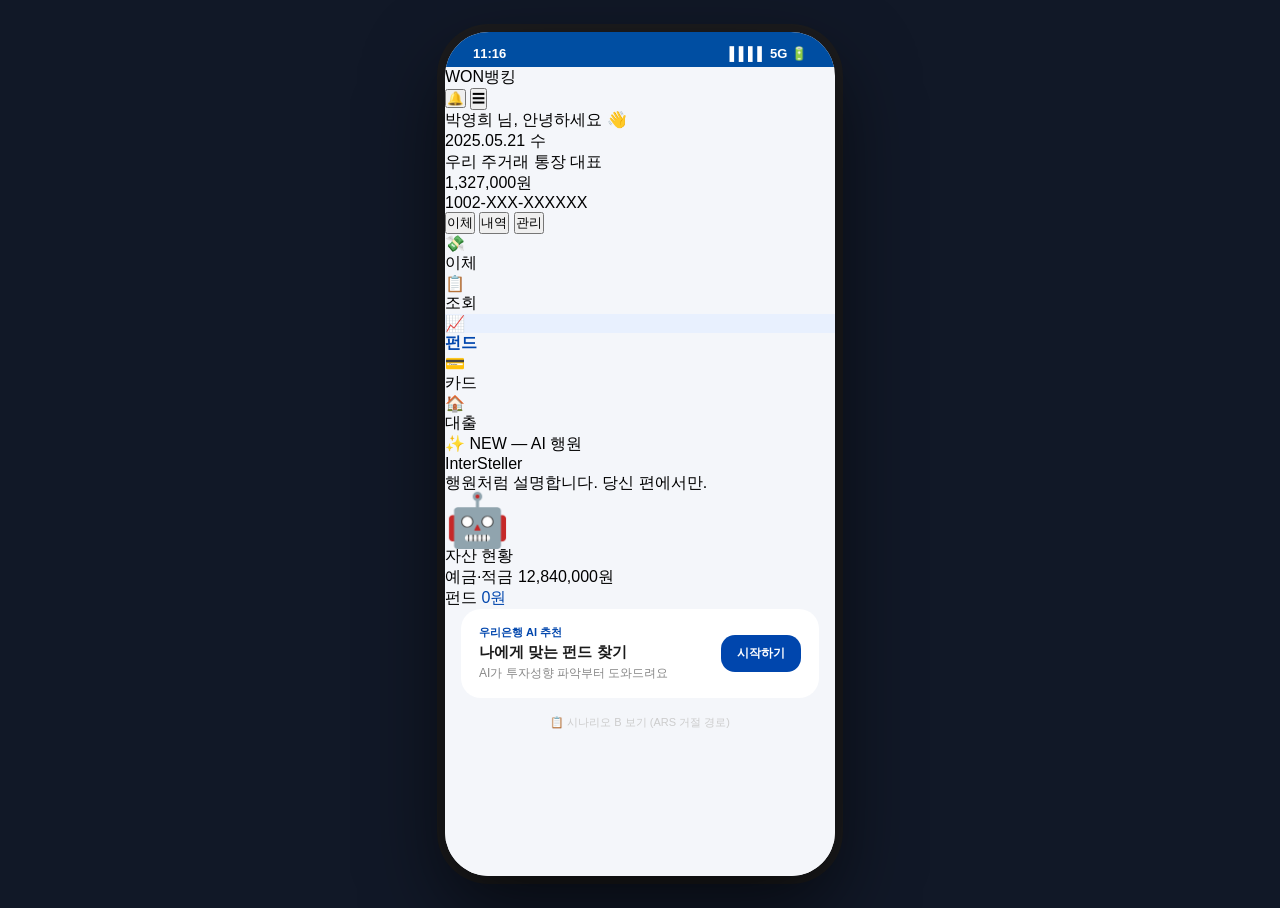
<file: demo/index.html>
<!DOCTYPE html>
<html lang="ko">
<head>
  <meta charset="UTF-8">
  <meta name="viewport" content="width=device-width, initial-scale=1.0">
  <title>WON뱅킹 — 우리은행</title>
  <link rel="stylesheet" href="style.css">
</head>
<body>

<div class="phone-wrap">
  <div class="phone" style="background:#F4F6FA;">

    <div class="status-bar" style="background:#004EA2;color:#fff;">
      <span style="font-weight:600;">11:16</span>
      <span>▌▌▌▌ 5G 🔋</span>
    </div>

    <!-- WON뱅킹 헤더 -->
    <div class="won-header">
      <div class="won-logo">WON<span class="won-logo-ko">뱅킹</span></div>
      <div class="won-header-icons">
        <button class="won-icon-btn">🔔</button>
        <button class="won-icon-btn">☰</button>
      </div>
    </div>

    <div class="scroll-area" style="background:#F4F6FA;">

      <!-- 인사 -->
      <div class="won-greet">
        <div>
          <span class="won-greet-name">박영희 님,</span>
          <span class="won-greet-sub"> 안녕하세요 👋</span>
        </div>
        <span class="won-greet-date">2025.05.21 수</span>
      </div>

      <!-- 대표 계좌 카드 -->
      <div class="won-account-card">
        <div class="won-acc-label">
          우리 주거래 통장
          <span class="won-acc-tag">대표</span>
        </div>
        <div class="won-acc-amount">1,327,000<span class="won-acc-unit">원</span></div>
        <div class="won-acc-num">1002-XXX-XXXXXX</div>
        <div class="won-acc-btns">
          <button>이체</button>
          <button>내역</button>
          <button>관리</button>
        </div>
      </div>

      <!-- 빠른 메뉴 -->
      <div class="won-quick-grid">
        <div class="won-quick-item">
          <div class="won-quick-icon">💸</div>
          <span>이체</span>
        </div>
        <div class="won-quick-item">
          <div class="won-quick-icon">📋</div>
          <span>조회</span>
        </div>
        <div class="won-quick-item" onclick="location.href='scenario-a.html'" style="cursor:pointer;">
          <div class="won-quick-icon" style="background:#E8F0FE;">📈</div>
          <span style="color:#0046AD;font-weight:800;">펀드</span>
        </div>
        <div class="won-quick-item">
          <div class="won-quick-icon">💳</div>
          <span>카드</span>
        </div>
        <div class="won-quick-item">
          <div class="won-quick-icon">🏠</div>
          <span>대출</span>
        </div>
      </div>

      <!-- InterSteller AI 배너 -->
      <div class="won-ai-banner" onclick="location.href='scenario-a.html'">
        <div>
          <div class="won-ai-badge">✨ NEW — AI 행원</div>
          <div class="won-ai-title">InterSteller</div>
          <div class="won-ai-sub">행원처럼 설명합니다. 당신 편에서만.</div>
        </div>
        <div style="font-size:52px;line-height:1;">🤖</div>
      </div>

      <!-- 자산 현황 -->
      <div class="won-section-hd">자산 현황</div>
      <div class="won-asset-row">
        <div class="won-asset-item">
          <span class="won-asset-lbl">예금·적금</span>
          <span class="won-asset-val">12,840,000원</span>
        </div>
        <div class="won-asset-item">
          <span class="won-asset-lbl">펀드</span>
          <span class="won-asset-val" style="color:#0046AD;">0원</span>
        </div>
      </div>

      <!-- 펀드 추천 카드 -->
      <div style="margin:0 16px 14px;background:#fff;border-radius:20px;padding:16px 18px;display:flex;justify-content:space-between;align-items:center;">
        <div>
          <div style="font-size:11px;color:#0046AD;font-weight:700;margin-bottom:3px;">우리은행 AI 추천</div>
          <div style="font-size:15px;font-weight:800;color:#1A1A1A;">나에게 맞는 펀드 찾기</div>
          <div style="font-size:12px;color:#888;margin-top:3px;">AI가 투자성향 파악부터 도와드려요</div>
        </div>
        <button onclick="location.href='scenario-a.html'" style="background:#0046AD;color:#fff;border:none;border-radius:14px;padding:10px 16px;font-size:12px;font-weight:700;cursor:pointer;white-space:nowrap;">시작하기</button>
      </div>

      <!-- 시나리오 B 링크 (작게) -->
      <div style="text-align:center;padding:0 0 28px;">
        <a href="scenario-b.html" style="font-size:11px;color:#ccc;text-decoration:none;">
          📋 시나리오 B 보기 (ARS 거절 경로)
        </a>
      </div>

    </div>
  </div>
</div>

</body>
</html>
</file>
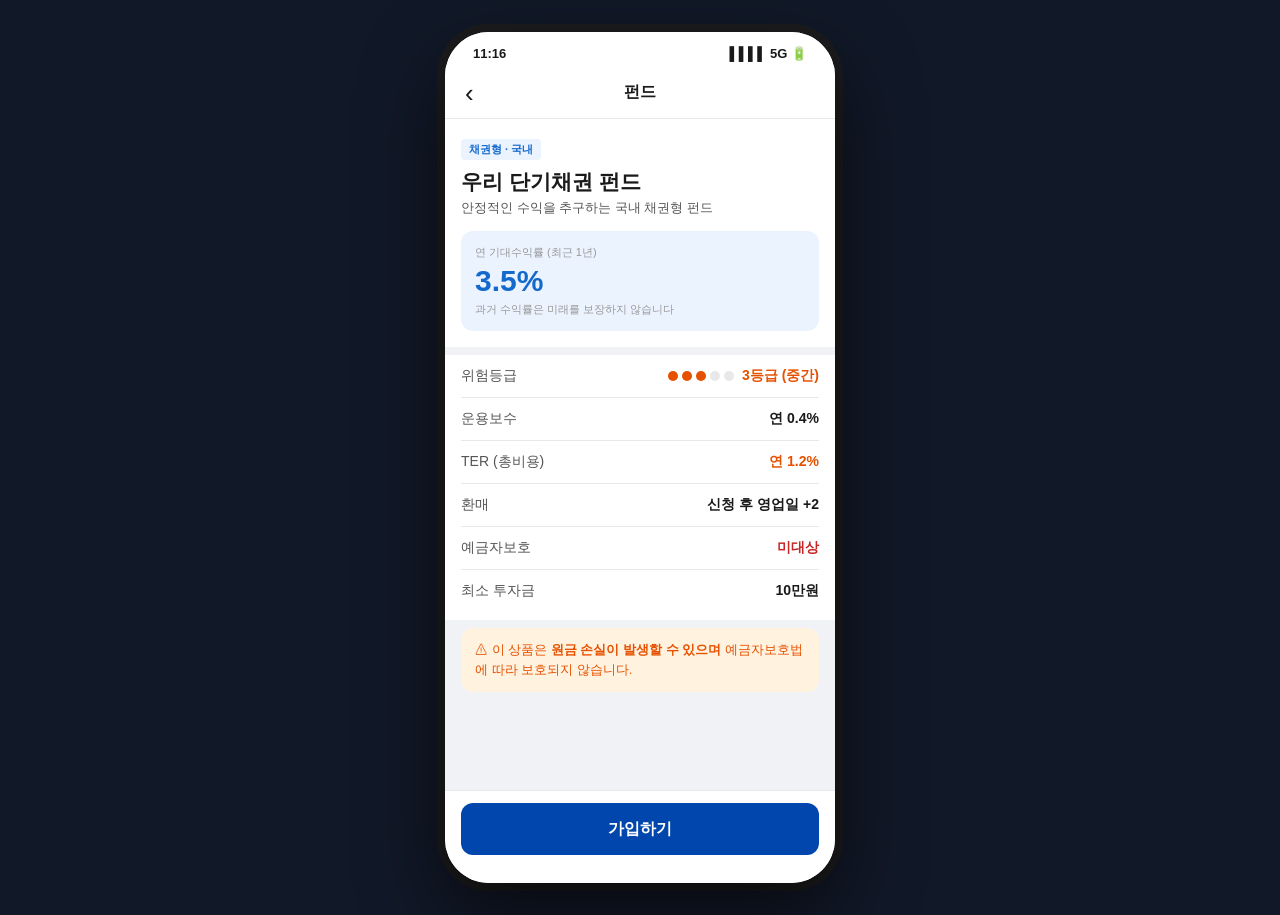
<file: demo/scenario-a.html>
<!DOCTYPE html>
<html lang="ko">
<head>
  <meta charset="UTF-8">
  <meta name="viewport" content="width=device-width, initial-scale=1.0">
  <title>InterSteller — 시나리오 A</title>
  <link rel="stylesheet" href="style.css">
</head>
<body>

<!-- ===================== PHONE FRAME ===================== -->
<div class="phone-wrap" id="phoneBg">
  <div class="phone">

    <!-- Status Bar -->
    <div class="status-bar">
      <span>11:16</span>
      <span>▌▌▌▌ 5G 🔋</span>
    </div>

    <!-- ═══ S1: 펀드 상세 ═══ -->
    <div class="screen active" id="s1">
      <div class="app-header">
        <button class="back" onclick="location.href='index.html'">‹</button>
        <span class="title">펀드</span>
      </div>
      <div class="scroll-area">
        <!-- Hero -->
        <div class="fund-hero">
          <span class="fund-tag">채권형 · 국내</span>
          <h2 class="fund-name">우리 단기채권 펀드</h2>
          <p class="fund-sub">안정적인 수익을 추구하는 국내 채권형 펀드</p>
          <div class="fund-rate-box">
            <div class="fund-rate-label">연 기대수익률 (최근 1년)</div>
            <div class="fund-rate">3.5%</div>
            <div class="fund-rate-note">과거 수익률은 미래를 보장하지 않습니다</div>
          </div>
        </div>

        <!-- Metrics -->
        <div style="padding:0 16px 8px; background:#fff; margin-bottom:8px;">
          <div class="metric">
            <span class="m-label">위험등급</span>
            <div style="display:flex;align-items:center;gap:8px;">
              <div class="dots">
                <div class="dot on"></div><div class="dot on"></div><div class="dot on"></div>
                <div class="dot"></div><div class="dot"></div>
              </div>
              <span class="m-val warn">3등급 (중간)</span>
            </div>
          </div>
          <div class="metric">
            <span class="m-label">운용보수</span>
            <span class="m-val">연 0.4%</span>
          </div>
          <div class="metric">
            <span class="m-label">TER (총비용)</span>
            <span class="m-val warn">연 1.2%</span>
          </div>
          <div class="metric">
            <span class="m-label">환매</span>
            <span class="m-val">신청 후 영업일 +2</span>
          </div>
          <div class="metric">
            <span class="m-label">예금자보호</span>
            <span class="m-val danger">미대상</span>
          </div>
          <div class="metric" style="border:none;">
            <span class="m-label">최소 투자금</span>
            <span class="m-val">10만원</span>
          </div>
        </div>

        <!-- Notice -->
        <div style="padding:0 16px 16px;">
          <div class="notice-box">
            <p>⚠ 이 상품은 <strong>원금 손실이 발생할 수 있으며</strong> 예금자보호법에 따라 보호되지 않습니다.</p>
          </div>
        </div>
        <div style="height:72px;"></div>
      </div>
      <div class="bottom-bar">
        <button class="btn-p" onclick="showS(2)">가입하기</button>
      </div>
    </div>

    <!-- ═══ S2: ARS 동의 모달 ═══ -->
    <div class="screen" id="s2">
      <div class="app-header">
        <button class="back" onclick="showS(1)">‹</button>
        <span class="title">펀드</span>
      </div>
      <!-- 블러 배경 암시 -->
      <div style="flex:1;opacity:.25;padding:16px;pointer-events:none;">
        <div style="height:160px;background:#F0F2F5;border-radius:12px;"></div>
      </div>
      <!-- Bottom sheet -->
      <div class="sheet-overlay">
        <div class="sheet">
          <div class="sheet-handle"></div>
          <div class="bot-row">
            <div class="bot-avatar">🤖</div>
            <div class="bot-card">
              <p>
                펀드는 원금 손실이 가능한 상품입니다.<br>
                <span class="hl">AI 행원 김민지</span>가 전화로<br>
                단점까지 솔직하게 안내드릴 수 있어요.
              </p>
            </div>
          </div>
          <p style="text-align:center;font-size:15px;font-weight:700;color:#1A1A1A;margin:14px 0 16px;">"안내 받으시겠습니까?"</p>
          <button class="btn-p" onclick="showS(3)">📞 네, 전화 받을게요</button>
          <button class="btn-g" onclick="location.href='scenario-b.html'">아니요, 혼자 볼게요</button>
        </div>
      </div>
    </div>

    <!-- ═══ S3: 콜백 대기 ═══ -->
    <div class="screen" id="s3">
      <div class="app-header">
        <span class="title">연결 중</span>
      </div>
      <div style="flex:1;display:flex;flex-direction:column;align-items:center;justify-content:center;background:#fff;padding:40px 24px;text-align:center;">
        <div style="width:80px;height:80px;border-radius:50%;background:#EBF3FF;display:flex;align-items:center;justify-content:center;font-size:36px;margin-bottom:22px;animation:soft-pulse 1.2s infinite;">
          📞
        </div>
        <h3 style="font-size:19px;font-weight:800;color:#1A1A1A;margin-bottom:8px;">전화를 연결하고 있어요</h3>
        <p style="font-size:14px;color:#888;margin-bottom:4px;">30초 이내</p>
        <p style="font-size:17px;font-weight:700;color:#0046AD;margin-bottom:20px;">02-2002-XXXX</p>
        <p style="font-size:13px;color:#999;">번호로 전화드리겠습니다</p>
      </div>
    </div>

    <!-- ═══ S4: 전화 수신 ═══ -->
    <div class="screen" id="s4">
      <div class="call-incoming">
        <p class="inc-label">수신 전화</p>
        <div style="text-align:center;">
          <div class="inc-avatar">🤖</div>
          <h2 class="inc-name">김민지</h2>
          <p class="inc-sub">우리은행 AI 안내사</p>
          <p class="inc-num">02-2002-XXXX</p>
        </div>
        <div class="inc-btns">
          <div style="text-align:center;">
            <button class="call-btn call-btn-no"><span>📵</span></button>
            <p style="color:#fff;font-size:11px;margin-top:6px;opacity:.65;">거절</p>
          </div>
          <div style="text-align:center;">
            <button class="call-btn call-btn-yes" onclick="acceptCall()"><span>📞</span></button>
            <p style="color:#fff;font-size:11px;margin-top:6px;opacity:.65;">받기</p>
          </div>
        </div>
      </div>
    </div>

    <!-- ═══ S5: 통화 중 (phone 내부) ═══ -->
    <div class="screen" id="s5">
      <!-- 통화 헤더 (파란 그라디언트) -->
      <div class="call-phone-head">
        <div class="call-phone-topbar">
          <div class="call-timer">📞 <span id="callTimer">00:00</span></div>
          <span style="font-size:11px;opacity:.65;">AI 행원과 연결됨</span>
        </div>
        <div class="call-agent-sm">
          <div class="call-agent-icon-sm">🤖</div>
          <div>
            <div style="font-size:15px;font-weight:800;">김민지</div>
            <div style="font-size:11px;opacity:.65;">우리은행 AI 안내사</div>
          </div>
        </div>
      </div>
      <!-- 스크롤 영역 -->
      <div class="scroll-area" style="padding:12px 14px;background:#F0F2F5;">
        <!-- AI 자막 -->
        <div class="call-caption-card">
          <div style="font-size:10px;font-weight:700;color:#999;letter-spacing:.5px;margin-bottom:6px;">AI 발화 자막</div>
          <div id="aiCaption" style="font-size:13px;color:#333;line-height:1.75;min-height:50px;">통화가 연결되었습니다. 잠시 후 AI 행원이 인사드립니다.</div>
        </div>
        <!-- 시각화 2×2 -->
        <div style="font-size:12px;font-weight:800;color:#1A1A1A;margin:10px 0 8px;">📊 펀드 정보 — 실시간 시각화</div>
        <div style="display:grid;grid-template-columns:1fr 1fr;gap:10px;margin-bottom:12px;">
          <div class="viz-card" id="vz-risk">
            <h5>위험 게이지 (3/5)</h5>
            <svg class="chart-svg" viewBox="0 0 200 120">
              <path d="M 28 100 A 72 72 0 0 1 172 100" fill="none" stroke="#E0E0E0" stroke-width="14" stroke-linecap="round"/>
              <path d="M 28 100 A 72 72 0 0 1 122.2 31.5" fill="none" stroke="#E65100" stroke-width="14" stroke-linecap="round"/>
              <text x="100" y="86" text-anchor="middle" font-size="24" font-weight="900" fill="#1A1A1A">3/5</text>
              <text x="100" y="102" text-anchor="middle" font-size="11" fill="#777">중간 위험</text>
              <text x="28" y="116" text-anchor="middle" font-size="9" fill="#aaa">안전</text>
              <text x="172" y="116" text-anchor="middle" font-size="9" fill="#aaa">위험</text>
            </svg>
          </div>
          <div class="viz-card" id="vz-loss">
            <h5>손실 시뮬레이션</h5>
            <svg class="chart-svg" viewBox="0 0 220 130">
              <line x1="32" y1="10" x2="32" y2="100" stroke="#E0E0E0" stroke-width="1"/>
              <line x1="32" y1="100" x2="210" y2="100" stroke="#E0E0E0" stroke-width="1"/>
              <line x1="32" y1="55" x2="210" y2="55" stroke="#F0F0F0" stroke-width="1" stroke-dasharray="4"/>
              <text x="28" y="14" text-anchor="end" font-size="9" fill="#aaa">1,200</text>
              <text x="28" y="59" text-anchor="end" font-size="9" fill="#aaa">1,000</text>
              <text x="28" y="104" text-anchor="end" font-size="9" fill="#aaa">800</text>
              <text x="121" y="118" text-anchor="middle" font-size="9" fill="#aaa">36개월</text>
              <polyline points="32,55 46,53 60,51 74,49 88,47 102,44 116,42 130,40 144,38 158,36 172,34 186,32 210,31" fill="none" stroke="#2E7D32" stroke-width="2.5" stroke-linecap="round" stroke-linejoin="round"/>
              <polyline points="32,55 46,58 60,64 74,68 88,73 102,76 116,77 130,74 144,73 158,68 172,64 186,61 210,57" fill="none" stroke="#C62828" stroke-width="2.5" stroke-linecap="round" stroke-linejoin="round"/>
              <line x1="36" y1="115" x2="50" y2="115" stroke="#2E7D32" stroke-width="2"/>
              <text x="53" y="118" font-size="9" fill="#2E7D32">수익</text>
              <line x1="76" y1="115" x2="90" y2="115" stroke="#C62828" stroke-width="2"/>
              <text x="93" y="118" font-size="9" fill="#C62828">손실</text>
            </svg>
          </div>
          <div class="viz-card" id="vz-fee">
            <h5>5년 누적 수수료</h5>
            <div style="display:flex;align-items:flex-end;gap:5px;height:90px;padding-bottom:18px;position:relative;">
              <div style="position:absolute;bottom:0;left:0;right:0;display:flex;justify-content:space-around;">
                <span style="font-size:8px;color:#aaa;">1년</span>
                <span style="font-size:8px;color:#aaa;">2년</span>
                <span style="font-size:8px;color:#aaa;">3년</span>
                <span style="font-size:8px;color:#aaa;">4년</span>
                <span style="font-size:8px;color:#C62828;font-weight:700;">5년</span>
              </div>
              <div style="flex:1;display:flex;flex-direction:column;align-items:center;gap:2px;">
                <span style="font-size:8px;color:#777;">12</span>
                <div style="width:100%;height:14px;background:#FFCDD2;border-radius:2px 2px 0 0;"></div>
              </div>
              <div style="flex:1;display:flex;flex-direction:column;align-items:center;gap:2px;">
                <span style="font-size:8px;color:#777;">24</span>
                <div style="width:100%;height:24px;background:#EF9A9A;border-radius:2px 2px 0 0;"></div>
              </div>
              <div style="flex:1;display:flex;flex-direction:column;align-items:center;gap:2px;">
                <span style="font-size:8px;color:#777;">36</span>
                <div style="width:100%;height:36px;background:#E57373;border-radius:2px 2px 0 0;"></div>
              </div>
              <div style="flex:1;display:flex;flex-direction:column;align-items:center;gap:2px;">
                <span style="font-size:8px;color:#777;">48</span>
                <div style="width:100%;height:48px;background:#EF5350;border-radius:2px 2px 0 0;"></div>
              </div>
              <div style="flex:1;display:flex;flex-direction:column;align-items:center;gap:2px;">
                <span style="font-size:8px;font-weight:700;color:#C62828;">60</span>
                <div style="width:100%;height:60px;background:#C62828;border-radius:2px 2px 0 0;"></div>
              </div>
            </div>
            <p style="font-size:9px;color:#aaa;text-align:center;margin-top:4px;">TER 1.2% · 1,000만원</p>
          </div>
          <div class="viz-card" id="vz-timeline">
            <h5>환매 타임라인</h5>
            <div style="padding:4px 0;">
              <div style="display:flex;align-items:center;gap:3px;margin-bottom:8px;">
                <div style="flex:1;text-align:center;background:#0046AD;color:#fff;padding:7px 2px;border-radius:6px;font-size:10px;font-weight:700;">환매<br>신청</div>
                <div style="font-size:13px;color:#ccc;">→</div>
                <div style="flex:1;text-align:center;background:#F5F5F7;color:#888;padding:7px 2px;border-radius:6px;font-size:10px;">심사<br>처리</div>
                <div style="font-size:13px;color:#ccc;">→</div>
                <div style="flex:1;text-align:center;background:#E8F5E9;color:#2E7D32;padding:7px 2px;border-radius:6px;font-size:10px;font-weight:700;">계좌<br>입금</div>
              </div>
              <div style="display:flex;justify-content:space-around;margin-bottom:8px;">
                <span style="font-size:9px;color:#aaa;">D day</span>
                <span style="font-size:9px;color:#aaa;">D+1</span>
                <span style="font-size:9px;color:#2E7D32;font-weight:700;">D+2</span>
              </div>
              <div style="background:#FFF3E0;border-radius:6px;padding:6px 8px;">
                <p style="font-size:10px;color:#E65100;">⚠ 급전 시 즉시 인출 불가</p>
              </div>
            </div>
          </div>
        </div>
        <!-- 사용자 발화 버튼 -->
        <div class="call-caption-card" style="margin-bottom:0;">
          <div style="font-size:10px;font-weight:700;color:#999;letter-spacing:.5px;margin-bottom:8px;">💬 사용자 발화 시뮬레이션</div>
          <button class="utter-btn-phone" id="ub1" onclick="userSay('recommend')">추천해 주세요</button>
          <button class="utter-btn-phone" id="ub2" onclick="userSay('ter')" disabled>TER이 뭐예요?</button>
          <button class="utter-btn-phone" id="ub3" onclick="userSay('loss')" disabled>원금 손실 진짜 가능해요?</button>
          <button class="utter-btn-phone" id="ub4" onclick="userSay('signup')" disabled>가입할게요</button>
        </div>
        <div style="height:12px;"></div>
      </div>
      <div class="bottom-bar" style="padding:10px 16px 24px;">
        <button onclick="endCall()" style="width:100%;padding:14px;background:#C62828;border:none;color:#fff;font-size:14px;font-weight:700;border-radius:12px;cursor:pointer;">☎ 통화 종료 → 게이트웨이</button>
      </div>
    </div>

    <!-- ═══ S6: 게이트웨이 ═══ -->
    <div class="screen" id="s6">
      <div class="app-header">
        <span class="title">가입 직전 확인</span>
      </div>
      <div class="scroll-area" style="padding:16px;background:#fff;">
        <div class="gw-banner">
          <h3>📊 가입 직전 최종 확인</h3>
          <p>박영희 님, 가입 전 아래 3가지를 꼭 확인해 주세요.</p>
        </div>

        <!-- Check 1: Risk gauge -->
        <div class="gw-item">
          <div class="gw-num">확인 1</div>
          <div class="gw-ititle">원금 손실 가능 (위험등급 3/5)</div>
          <svg class="chart-svg" viewBox="0 0 280 70">
            <rect x="10" y="20" width="48" height="22" rx="5" fill="#E65100"/>
            <rect x="63" y="20" width="48" height="22" rx="5" fill="#E65100"/>
            <rect x="116" y="20" width="48" height="22" rx="5" fill="#E65100"/>
            <rect x="169" y="20" width="48" height="22" rx="5" fill="#E0E0E0"/>
            <rect x="222" y="20" width="48" height="22" rx="5" fill="#E0E0E0"/>
            <text x="34"  y="35" text-anchor="middle" font-size="11" fill="#fff" font-weight="700">1</text>
            <text x="87"  y="35" text-anchor="middle" font-size="11" fill="#fff" font-weight="700">2</text>
            <text x="140" y="35" text-anchor="middle" font-size="11" fill="#fff" font-weight="700">3</text>
            <text x="193" y="35" text-anchor="middle" font-size="11" fill="#aaa">4</text>
            <text x="246" y="35" text-anchor="middle" font-size="11" fill="#aaa">5</text>
            <polygon points="140,8 133,18 147,18" fill="#E65100"/>
            <text x="140" y="7" text-anchor="middle" font-size="9" fill="#E65100" font-weight="700">현재</text>
            <text x="10"  y="58" font-size="9" fill="#aaa">낮음</text>
            <text x="242" y="58" font-size="9" fill="#aaa">높음</text>
          </svg>
          <p class="gw-note">채권 금리 상승 시 원금 손실이 발생할 수 있습니다. 예금자보호 미대상.</p>
        </div>

        <!-- Check 2: Cumulative fee -->
        <div class="gw-item">
          <div class="gw-num">확인 2</div>
          <div class="gw-ititle">5년 누적 수수료 약 60만원</div>
          <div style="display:flex;align-items:flex-end;gap:8px;height:90px;padding-bottom:20px;position:relative;">
            <div style="position:absolute;bottom:0;left:0;right:0;display:flex;justify-content:space-around;">
              <span style="font-size:9px;color:#999;">1년</span>
              <span style="font-size:9px;color:#999;">2년</span>
              <span style="font-size:9px;color:#999;">3년</span>
              <span style="font-size:9px;color:#999;">4년</span>
              <span style="font-size:9px;font-weight:700;color:#C62828;">5년</span>
            </div>
            <div style="flex:1;display:flex;flex-direction:column;align-items:center;gap:3px;">
              <span style="font-size:9px;color:#777;">12만</span>
              <div style="width:100%;height:18px;background:#FFCDD2;border-radius:3px 3px 0 0;"></div>
            </div>
            <div style="flex:1;display:flex;flex-direction:column;align-items:center;gap:3px;">
              <span style="font-size:9px;color:#777;">24만</span>
              <div style="width:100%;height:30px;background:#EF9A9A;border-radius:3px 3px 0 0;"></div>
            </div>
            <div style="flex:1;display:flex;flex-direction:column;align-items:center;gap:3px;">
              <span style="font-size:9px;color:#777;">36만</span>
              <div style="width:100%;height:44px;background:#E57373;border-radius:3px 3px 0 0;"></div>
            </div>
            <div style="flex:1;display:flex;flex-direction:column;align-items:center;gap:3px;">
              <span style="font-size:9px;color:#777;">48만</span>
              <div style="width:100%;height:56px;background:#EF5350;border-radius:3px 3px 0 0;"></div>
            </div>
            <div style="flex:1;display:flex;flex-direction:column;align-items:center;gap:3px;">
              <span style="font-size:9px;font-weight:700;color:#C62828;">60만</span>
              <div style="width:100%;height:68px;background:#C62828;border-radius:3px 3px 0 0;"></div>
            </div>
          </div>
          <p class="gw-note">1,000만원 투자 시 TER 1.2% 기준 누적 수수료</p>
        </div>

        <!-- Check 3: Redemption timeline -->
        <div class="gw-item">
          <div class="gw-num">확인 3</div>
          <div class="gw-ititle">환매 신청 후 영업일 +2 입금</div>
          <div style="display:flex;align-items:center;gap:6px;margin:4px 0;">
            <div style="flex:1;text-align:center;background:#0046AD;color:#fff;padding:9px 4px;border-radius:8px;font-size:11px;font-weight:700;">환매<br>신청</div>
            <div style="color:#999;font-size:18px;flex-shrink:0;">→</div>
            <div style="flex:1;text-align:center;background:#F5F5F5;color:#666;padding:9px 4px;border-radius:8px;font-size:11px;">심사<br>처리</div>
            <div style="color:#999;font-size:18px;flex-shrink:0;">→</div>
            <div style="flex:1;text-align:center;background:#E8F5E9;color:#2E7D32;padding:9px 4px;border-radius:8px;font-size:11px;font-weight:700;">계좌<br>입금</div>
          </div>
          <div style="display:flex;justify-content:space-around;margin-top:4px;">
            <span style="font-size:10px;color:#999;">D day</span>
            <span style="font-size:10px;color:#999;">D+1</span>
            <span style="font-size:10px;font-weight:700;color:#2E7D32;">D+2</span>
          </div>
          <p class="gw-note">급전이 필요할 때 즉시 인출이 어려울 수 있습니다.</p>
        </div>

        <button onclick="speakGateway()" style="width:100%;padding:12px;background:#fff;border:1.5px solid #0046AD;border-radius:10px;color:#0046AD;font-size:14px;font-weight:600;cursor:pointer;margin-bottom:14px;">🔊 음성으로 다시 듣기</button>
        <p class="gw-q">"정말 가입하시겠습니까?"</p>
        <div style="height:80px;"></div>
      </div>
      <div class="bottom-bar">
        <div class="btn-row">
          <button class="btn-g" onclick="doHold()">잠시 보류</button>
          <button class="btn-p" onclick="showS(7)" style="margin:0;">가입 진행</button>
        </div>
      </div>
    </div>

    <!-- ═══ S7: 자필 서명 ═══ -->
    <div class="screen" id="s7">
      <div class="app-header">
        <button class="back" onclick="showS(6)">‹</button>
        <span class="title">자필 서명</span>
      </div>
      <div class="scroll-area" style="padding:20px 16px;background:#fff;">
        <p style="font-size:14px;color:#333;margin-bottom:2px;">가입 동의를 위해 아래에 서명해 주세요.</p>
        <p style="font-size:12px;color:#999;margin-bottom:18px;">박영희 · 우리 단기채권 펀드 · 1,000만원</p>
        <canvas id="sigCanvas" width="358" height="120"></canvas>
        <button onclick="clearSig()" style="background:none;border:none;color:#aaa;font-size:13px;cursor:pointer;padding:8px 0;margin-top:4px;">✕ 다시 서명</button>
        <div style="height:80px;"></div>
      </div>
      <div class="bottom-bar">
        <button class="btn-p" id="completeBtn" onclick="showS(8)" disabled style="opacity:.4;">가입 완료</button>
      </div>
    </div>

    <!-- ═══ S8: 완료 ═══ -->
    <div class="screen" id="s8">
      <div class="app-header">
        <span class="title">가입 완료</span>
      </div>
      <div class="complete-wrap">
        <div class="complete-icon">✅</div>
        <h2 class="complete-title">가입이 완료되었습니다</h2>
        <p class="complete-sub">박영희 님의<br><strong>우리 단기채권 펀드 1,000만원</strong><br>가입이 정상 처리되었습니다.</p>
        <div class="complete-box">
          <h5>📋 처리 내역</h5>
          <p>
            상품: 우리 단기채권 펀드<br>
            금액: 1,000만원<br>
            AI 상담: 김민지 (음성 상담 완료)<br>
            설명의무: 5대 항목 확인 완료
          </p>
        </div>
        <button onclick="showAudit()" style="width:100%;padding:12px;background:#fff;border:1.5px solid #0046AD;border-radius:10px;color:#0046AD;font-size:13px;font-weight:600;cursor:pointer;margin-bottom:10px;">📊 audit log 보기 (시연용)</button>
        <button class="btn-p" onclick="location.href='index.html'">홈으로</button>
      </div>
    </div>

  </div><!-- /phone -->
</div><!-- /phoneBg -->


<script>
/* ── State ── */
const audit = [];
let callTick = null, callSec = 0;
let buzzer = null;
let activeViz = null;

function log(type, data) {
  const e = { type, data, ts: new Date().toISOString() };
  audit.push(e);
  console.log('[audit]', e);
}

/* ── Screen Management ── */
function showS(n) {
  document.querySelectorAll('.screen').forEach(s => s.classList.remove('active'));
  document.getElementById('s' + n).classList.add('active');
  log('screen', { n });
  if (n === 3) setTimeout(() => showS(4), 2500);
  if (n === 4) startBuzzer();
  if (n === 6) setTimeout(speakGateway, 400);
  if (n === 7) initSig();
}

/* ── Incoming call accept ── */
function acceptCall() {
  stopBuzzer();
  showS(5);
  startTimer();
  log('call_accepted', {});
  setTimeout(() => playAI('greeting'), 700);
}

function endCall() {
  stopTimer();
  showS(6);
}

/* ── Timer ── */
function startTimer() {
  callSec = 0;
  callTick = setInterval(() => {
    callSec++;
    const m = String(Math.floor(callSec/60)).padStart(2,'0');
    const s = String(callSec%60).padStart(2,'0');
    document.getElementById('callTimer').textContent = m+':'+s;
  }, 1000);
}
function stopTimer() { clearInterval(callTick); }

/* ── Buzzer (ringtone simulation via Web Audio) ── */
function startBuzzer() {
  stopBuzzer();
  let on = false;
  buzzer = setInterval(() => {
    on = !on;
    if (!on) return;
    try {
      const ctx = new (window.AudioContext || window.webkitAudioContext)();
      const osc = ctx.createOscillator();
      const g = ctx.createGain();
      osc.connect(g); g.connect(ctx.destination);
      osc.type = 'sine'; osc.frequency.value = 830;
      g.gain.setValueAtTime(0.15, ctx.currentTime);
      g.gain.exponentialRampToValueAtTime(0.001, ctx.currentTime + 0.4);
      osc.start(); osc.stop(ctx.currentTime + 0.4);
    } catch(e) {}
  }, 700);
}
function stopBuzzer() { clearInterval(buzzer); }

/* ── AI Utterances ── */
const LINES = {
  greeting: {
    text: '안녕하세요, 박영희 고객님. 우리은행 AI 안내사 김민지입니다. 펀드 상품을 살펴보고 계시네요. 편하게 통화하시면서 궁금한 점 말씀해 주세요. 추천해드릴까요?',
    viz: null
  },
  recommend: {
    text: '고객님은 지금까지 적금 위주로 거래해오셨네요. 단기채권 펀드를 추천드릴게요. 연 3.5% 기대수익에 위험은 낮은 편이에요. 다만 짚어드릴 점이 있어요 — 오른쪽 위험 게이지를 봐주실래요?',
    viz: 'risk', next: 'ter'
  },
  ter: {
    text: 'TER은 운용·판매보수를 합친 총비용 비율이에요. 1,000만원 가입 시 매년 약 12만원이 빠져나가고, 5년이면 약 60만원입니다. 수수료 차트를 확인해보세요.',
    viz: 'fee', next: 'loss'
  },
  loss: {
    text: '네, 원금 손실이 가능합니다. 채권 금리가 오르면 펀드 가격이 내려가요. 2022년에 채권형 펀드 가입자 다수가 5~10% 손실을 봤어요. 오른쪽 손실 시뮬레이션 그래프를 보여드릴게요.',
    viz: 'loss', next: 'signup'
  },
  signup: {
    text: '알겠습니다. 가입 직전 최종 확인 화면으로 이어드릴게요. 단점 3가지를 다시 한 번 확인하신 후 결정해 주세요.',
    viz: null, goto: 'gateway'
  }
};

function playAI(key) {
  const u = LINES[key]; if (!u) return;
  document.getElementById('aiCaption').textContent = u.text;
  log('ai_say', { key });

  // highlight viz
  if (activeViz) document.getElementById('vz-'+activeViz)?.classList.remove('lit');
  if (u.viz) { document.getElementById('vz-'+u.viz)?.classList.add('lit'); activeViz = u.viz; }

  speak(u.text);
  if (u.goto === 'gateway') setTimeout(endCall, 1600);
}

function userSay(key) {
  const labels = { recommend:'추천해 주세요', ter:'TER이 뭐예요?', loss:'원금 손실 진짜 가능해요?', signup:'가입할게요' };
  document.getElementById('aiCaption').textContent = '고객: "' + (labels[key]||key) + '"';
  log('user_say', { key });
  const self  = { recommend:'ub1', ter:'ub2', loss:'ub3', signup:'ub4' };
  const next  = { recommend:'ub2', ter:'ub3', loss:'ub4' };
  if (self[key]) { document.getElementById(self[key]).disabled = true; document.getElementById(self[key]).classList.add('done'); }
  if (next[key]) setTimeout(() => { document.getElementById(next[key]).disabled = false; }, 900);
  setTimeout(() => playAI(key), 700);
}

/* ── TTS ── */
function speak(text) {
  if (!('speechSynthesis' in window)) return;
  window.speechSynthesis.cancel();
  const u = new SpeechSynthesisUtterance(text);
  u.lang = 'ko-KR'; u.rate = 0.88; u.pitch = 1;
  const voices = window.speechSynthesis.getVoices();
  const ko = voices.find(v => v.lang.startsWith('ko'));
  if (ko) u.voice = ko;
  window.speechSynthesis.speak(u);
}

/* ── Gateway ── */
function speakGateway() {
  speak('박영희 님, 가입 전 3가지를 확인해주세요. 첫째, 원금 손실 가능, 위험등급 3등급. 둘째, 5년 누적 수수료 60만원. 셋째, 환매 후 2영업일 후 입금. 정말 가입하시겠습니까?');
  log('gateway_view', {});
}

function doHold() {
  log('hold', {});
  alert('가입이 보류되었습니다.\n원하실 때 다시 진행하실 수 있어요.');
}

/* ── Signature ── */
function initSig() {
  const c = document.getElementById('sigCanvas');
  if (!c) return;
  const ctx = c.getContext('2d');
  let drawing = false, hasSig = false;
  const pt = e => {
    const r = c.getBoundingClientRect();
    return {
      x: ((e.clientX ?? e.touches[0].clientX) - r.left) * (c.width / r.width),
      y: ((e.clientY ?? e.touches[0].clientY) - r.top)  * (c.height / r.height)
    };
  };
  c.onmousedown = c.ontouchstart = e => { e.preventDefault(); drawing=true; const p=pt(e); ctx.beginPath(); ctx.moveTo(p.x,p.y); };
  c.onmousemove = c.ontouchmove  = e => {
    if (!drawing) return; e.preventDefault();
    const p = pt(e);
    ctx.lineWidth=2.5; ctx.lineCap='round'; ctx.strokeStyle='#0046AD';
    ctx.lineTo(p.x,p.y); ctx.stroke();
    if (!hasSig) { hasSig=true; const b=document.getElementById('completeBtn'); b.disabled=false; b.style.opacity='1'; }
  };
  c.onmouseup = c.ontouchend = () => drawing=false;
}

function clearSig() {
  const c = document.getElementById('sigCanvas');
  c.getContext('2d').clearRect(0,0,c.width,c.height);
  const b = document.getElementById('completeBtn'); b.disabled=true; b.style.opacity='.4';
}

/* ── Audit ── */
function showAudit() {
  log('audit_view', {});
  const w = window.open('','_blank');
  w.document.write(`<html><head><title>InterSteller Audit Log</title><style>
    body{font-family:monospace;background:#0A0E1A;color:#A8D8A8;padding:24px;}
    h2{color:#4FC3F7;margin-bottom:16px;}
    pre{white-space:pre-wrap;font-size:13px;}
  </style></head><body><h2>InterSteller Audit Log — Scenario A</h2><pre>${JSON.stringify(audit,null,2)}</pre></body></html>`);
}

/* ── Auto-start if redirected from B ── */
if (new URLSearchParams(location.search).get('call') === '1') showS(4);

window.speechSynthesis?.getVoices();
log('start', { scenario:'A' });
</script>
</body>
</html>
</file>
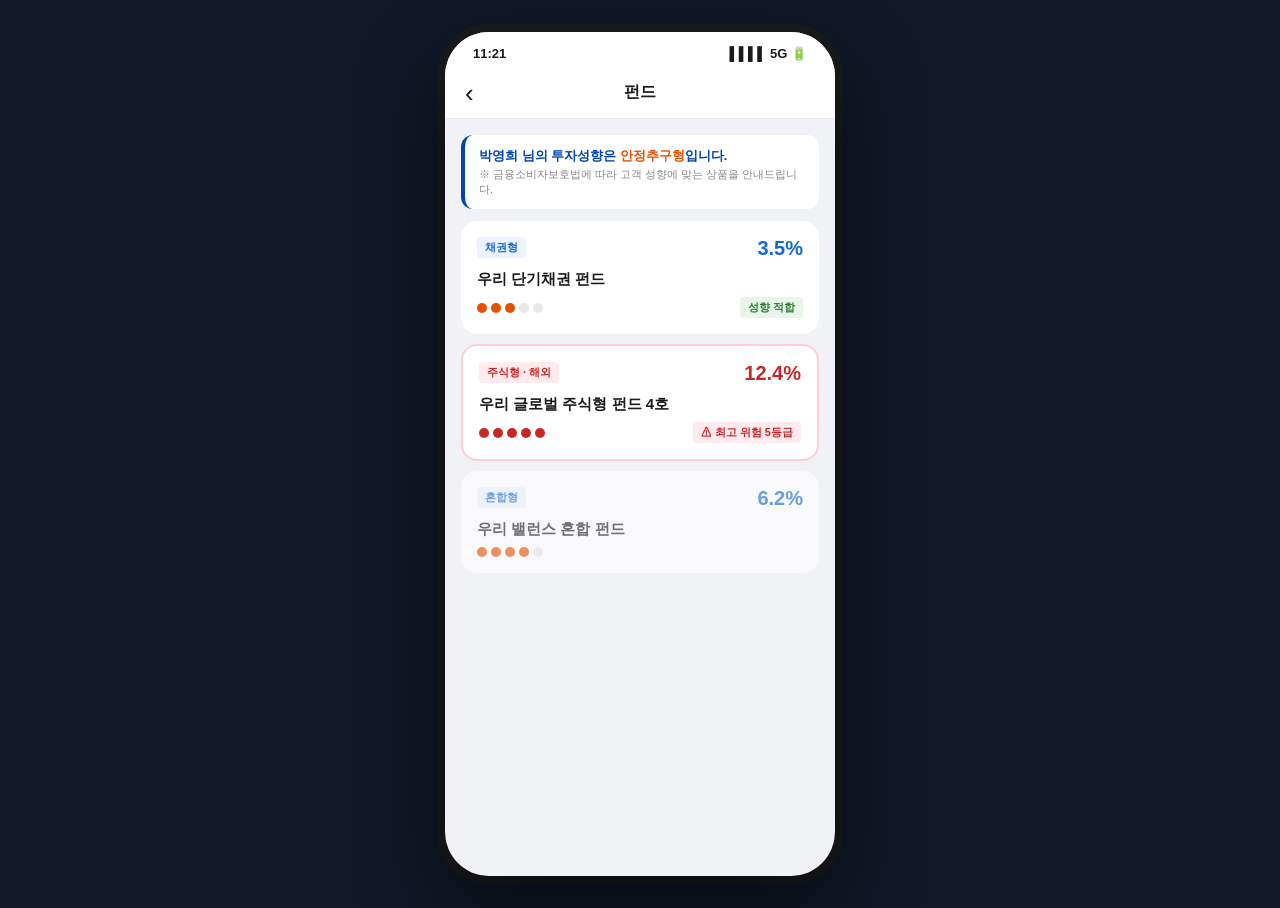
<file: demo/scenario-b.html>
<!DOCTYPE html>
<html lang="ko">
<head>
  <meta charset="UTF-8">
  <meta name="viewport" content="width=device-width, initial-scale=1.0">
  <title>InterSteller — 시나리오 B</title>
  <link rel="stylesheet" href="style.css">
</head>
<body>

<div class="phone-wrap">
  <div class="phone">

    <div class="status-bar">
      <span>11:21</span>
      <span>▌▌▌▌ 5G 🔋</span>
    </div>

    <!-- ═══ S1: 펀드 목록 ═══ -->
    <div class="screen active" id="s1">
      <div class="app-header">
        <button class="back" onclick="location.href='index.html'">‹</button>
        <span class="title">펀드</span>
      </div>
      <div class="scroll-area" style="padding:16px;">

        <!-- 고객 투자성향 배너 -->
        <div style="background:#fff;border-radius:12px;padding:12px 14px;margin-bottom:12px;border-left:4px solid #0046AD;">
          <p style="font-size:13px;color:#0046AD;font-weight:700;">박영희 님의 투자성향은 <span style="color:#E65100;">안정추구형</span>입니다.</p>
          <p style="font-size:11px;color:#888;margin-top:2px;">※ 금융소비자보호법에 따라 고객 성향에 맞는 상품을 안내드립니다.</p>
        </div>

        <!-- 펀드 1: 단기채권 (적합) -->
        <div class="card" style="margin-bottom:10px;cursor:pointer;" onclick="location.href='scenario-a.html'">
          <div style="display:flex;justify-content:space-between;align-items:flex-start;margin-bottom:8px;">
            <div>
              <span class="fund-tag">채권형</span>
              <div style="font-size:15px;font-weight:800;color:#1A1A1A;margin-top:4px;">우리 단기채권 펀드</div>
            </div>
            <span style="font-size:20px;font-weight:900;color:#1469CC;">3.5%</span>
          </div>
          <div style="display:flex;justify-content:space-between;align-items:center;">
            <div class="dots">
              <div class="dot on"></div><div class="dot on"></div><div class="dot on"></div>
              <div class="dot"></div><div class="dot"></div>
            </div>
            <span style="font-size:11px;background:#E8F5E9;color:#2E7D32;font-weight:700;padding:3px 8px;border-radius:4px;">성향 적합</span>
          </div>
        </div>

        <!-- 펀드 2: 글로벌 주식형 (위험) — 핵심 -->
        <div class="card" style="margin-bottom:10px;cursor:pointer;border:2px solid #FFCDD2;" onclick="showS(2, 'stock')">
          <div style="display:flex;justify-content:space-between;align-items:flex-start;margin-bottom:8px;">
            <div>
              <span class="fund-tag" style="background:#FFEBEE;color:#C62828;">주식형 · 해외</span>
              <div style="font-size:15px;font-weight:800;color:#1A1A1A;margin-top:4px;">우리 글로벌 주식형 펀드 4호</div>
            </div>
            <span style="font-size:20px;font-weight:900;color:#C62828;">12.4%</span>
          </div>
          <div style="display:flex;justify-content:space-between;align-items:center;">
            <div class="dots">
              <div class="dot danger"></div><div class="dot danger"></div><div class="dot danger"></div>
              <div class="dot danger"></div><div class="dot danger"></div>
            </div>
            <span style="font-size:11px;background:#FFEBEE;color:#C62828;font-weight:700;padding:3px 8px;border-radius:4px;">⚠ 최고 위험 5등급</span>
          </div>
        </div>

        <!-- 펀드 3 -->
        <div class="card" style="opacity:.6;cursor:pointer;">
          <div style="display:flex;justify-content:space-between;align-items:flex-start;margin-bottom:8px;">
            <div>
              <span class="fund-tag">혼합형</span>
              <div style="font-size:15px;font-weight:800;color:#1A1A1A;margin-top:4px;">우리 밸런스 혼합 펀드</div>
            </div>
            <span style="font-size:20px;font-weight:900;color:#1469CC;">6.2%</span>
          </div>
          <div class="dots">
            <div class="dot on"></div><div class="dot on"></div><div class="dot on"></div>
            <div class="dot on"></div><div class="dot"></div>
          </div>
        </div>

      </div>
    </div>

    <!-- ═══ S2: 펀드 상세 (글로벌 주식형 선택 시) ═══ -->
    <div class="screen" id="s2">
      <div class="app-header">
        <button class="back" onclick="showS(1)">‹</button>
        <span class="title">펀드</span>
      </div>
      <div class="scroll-area">
        <!-- Hero: 장점 위주 일반 상세 페이지 -->
        <div class="fund-hero">
          <span class="fund-tag" style="background:#FFEBEE;color:#C62828;">주식형 · 해외</span>
          <h2 class="fund-name">우리 글로벌 주식형 펀드 4호</h2>
          <p class="fund-sub">미국·유럽·아시아 우량 주식에 분산 투자</p>
          <div class="fund-rate-box" style="background:#FFF3E0;">
            <div class="fund-rate-label">연 기대수익률 (최근 1년)</div>
            <div class="fund-rate" style="color:#C62828;">12.4%</div>
            <div class="fund-rate-note">과거 수익률은 미래를 보장하지 않습니다</div>
          </div>
        </div>

        <div style="padding:0 16px 8px;background:#fff;margin-bottom:8px;">
          <div class="metric">
            <span class="m-label">위험등급</span>
            <div style="display:flex;align-items:center;gap:8px;">
              <div class="dots">
                <div class="dot danger"></div><div class="dot danger"></div><div class="dot danger"></div>
                <div class="dot danger"></div><div class="dot danger"></div>
              </div>
              <span class="m-val danger">5등급 (최고 위험)</span>
            </div>
          </div>
          <div class="metric">
            <span class="m-label">운용보수</span>
            <span class="m-val">연 0.8%</span>
          </div>
          <div class="metric">
            <span class="m-label">TER (총비용)</span>
            <span class="m-val warn">연 2.1%</span>
          </div>
          <div class="metric">
            <span class="m-label">예금자보호</span>
            <span class="m-val danger">미대상</span>
          </div>
          <div class="metric" style="border:none;">
            <span class="m-label">환매</span>
            <span class="m-val">신청 후 영업일 +3</span>
          </div>
        </div>

        <!-- 장점 위주 설명 (일반 앱처럼) -->
        <div style="padding:0 16px 16px;">
          <div style="background:#F5F5F7;border-radius:12px;padding:14px;">
            <h4 style="font-size:14px;font-weight:700;color:#1A1A1A;margin-bottom:10px;">📈 이런 분께 추천해요</h4>
            <p style="font-size:13px;color:#555;line-height:1.7;">
              • 높은 수익을 기대하시는 분<br>
              • 글로벌 포트폴리오에 관심 있는 분<br>
              • 장기 투자를 계획하시는 분
            </p>
          </div>
        </div>
        <div style="height:72px;"></div>
      </div>
      <div class="bottom-bar">
        <button class="btn-p" onclick="showS(3)">가입하기</button>
      </div>
    </div>

    <!-- ═══ S3: ARS 모달 (아니요 경로) ═══ -->
    <div class="screen" id="s3">
      <div class="app-header">
        <button class="back" onclick="showS(2)">‹</button>
        <span class="title">펀드</span>
      </div>
      <div style="flex:1;opacity:.2;padding:16px;pointer-events:none;">
        <div style="height:160px;background:#F0F2F5;border-radius:12px;"></div>
      </div>
      <div class="sheet-overlay">
        <div class="sheet">
          <div class="sheet-handle"></div>
          <div class="bot-row">
            <div class="bot-avatar">🤖</div>
            <div class="bot-card">
              <p>
                이 상품은 <span class="hl">원금 손실이 가능한 최고 위험 상품</span>입니다.<br>
                AI 행원 김민지가 전화로 자세히 안내드릴 수 있어요.
              </p>
            </div>
          </div>
          <p style="text-align:center;font-size:15px;font-weight:700;color:#1A1A1A;margin:14px 0 16px;">"안내 받으시겠습니까?"</p>
          <button class="btn-p" onclick="location.href='scenario-a.html?call=1'">📞 네, 전화 받을게요</button>
          <button class="btn-g" onclick="showS(4)">아니요, 혼자 볼게요</button>
        </div>
      </div>
    </div>

    <!-- ═══ S4: 게이트웨이 (강제 — 위험 경고) ═══ -->
    <div class="screen" id="s4">
      <div class="app-header">
        <span class="title">가입 직전 확인</span>
      </div>
      <div class="scroll-area" style="padding:16px;background:#fff;">

        <!-- Strong warning -->
        <div class="gw-warn-banner">
          <h3>⚠ 박영희 님께는 "주의가 필요한 상품"입니다</h3>
          <p>고객님의 투자성향(안정추구형)과 맞지 않는 고위험 상품입니다.</p>
        </div>

        <!-- Suitability score -->
        <div class="gw-score">
          <div class="dots">
            <div class="dot danger"></div><div class="dot danger"></div>
            <div class="dot"></div><div class="dot"></div><div class="dot"></div>
          </div>
          <span class="gw-score-label">적합성 점수 2/5 — 부적합</span>
        </div>

        <!-- Check 1: Risk 5/5 -->
        <div class="gw-item" style="border-color:#FFCDD2;">
          <div class="gw-num">주의 1</div>
          <div class="gw-ititle">위험등급 5/5 — 최고 위험 (첫 고위험 가입)</div>
          <svg class="chart-svg" viewBox="0 0 280 70">
            <rect x="10" y="20" width="48" height="22" rx="5" fill="#E65100"/>
            <rect x="63" y="20" width="48" height="22" rx="5" fill="#E65100"/>
            <rect x="116" y="20" width="48" height="22" rx="5" fill="#E65100"/>
            <rect x="169" y="20" width="48" height="22" rx="5" fill="#E65100"/>
            <rect x="222" y="20" width="48" height="22" rx="5" fill="#C62828"/>
            <text x="34"  y="35" text-anchor="middle" font-size="11" fill="#fff">1</text>
            <text x="87"  y="35" text-anchor="middle" font-size="11" fill="#fff">2</text>
            <text x="140" y="35" text-anchor="middle" font-size="11" fill="#fff">3</text>
            <text x="193" y="35" text-anchor="middle" font-size="11" fill="#fff">4</text>
            <text x="246" y="35" text-anchor="middle" font-size="11" fill="#fff" font-weight="800">5</text>
            <polygon points="246,8 239,18 253,18" fill="#C62828"/>
            <text x="246" y="7" text-anchor="middle" font-size="9" fill="#C62828" font-weight="700">현재</text>
            <text x="10"  y="58" font-size="9" fill="#aaa">낮음</text>
            <text x="242" y="58" font-size="9" fill="#C62828" font-weight="700">최고 위험</text>
          </svg>
          <p class="gw-note">박영희 님의 거래 이력상 고위험 상품 가입 이력이 없습니다.</p>
        </div>

        <!-- Check 2: Loss simulation -->
        <div class="gw-item" style="border-color:#FFCDD2;">
          <div class="gw-num">주의 2</div>
          <div class="gw-ititle">글로벌 주식 변동성 — 300만~1,500만 변동 가능</div>
          <svg class="chart-svg" viewBox="0 0 220 130">
            <line x1="32" y1="10" x2="32" y2="100" stroke="#E0E0E0" stroke-width="1"/>
            <line x1="32" y1="100" x2="210" y2="100" stroke="#E0E0E0" stroke-width="1"/>
            <!-- y: scale 300~1500 = 1200 range. h=90. y=10+(1500-v)/1200*90 -->
            <!-- 1000 → 10+37.5=47.5 | 1200→10+25=35 | 1400→10+8.3=18.3 | 1500→10+0=10 -->
            <!-- 300→10+90=100 | 500→10+75=85 | 700→10+60=70 -->
            <line x1="32" y1="10"  x2="210" y2="10"  stroke="#E0E0E0" stroke-width="1" stroke-dasharray="3"/>
            <text x="28" y="14"  text-anchor="end" font-size="9" fill="#aaa">1,500</text>
            <text x="28" y="51"  text-anchor="end" font-size="9" fill="#aaa">1,000</text>
            <text x="28" y="104" text-anchor="end" font-size="9" fill="#C62828">300</text>
            <!-- optimistic -->
            <polyline points="32,47 60,38 90,25 120,15 150,12 180,11 210,10"
                      fill="none" stroke="#2E7D32" stroke-width="2" stroke-linecap="round" stroke-linejoin="round"/>
            <!-- pessimistic -->
            <polyline points="32,47 60,60 90,72 120,82 150,90 180,96 210,100"
                      fill="none" stroke="#C62828" stroke-width="2.5" stroke-linecap="round" stroke-linejoin="round"/>
            <text x="121" y="118" text-anchor="middle" font-size="9" fill="#aaa">투자기간 (36개월)</text>
            <line x1="36" y1="115" x2="48" y2="115" stroke="#2E7D32" stroke-width="2"/>
            <text x="51" y="118" font-size="9" fill="#2E7D32">+50% 시나리오</text>
            <line x1="108" y1="115" x2="120" y2="115" stroke="#C62828" stroke-width="2"/>
            <text x="123" y="118" font-size="9" fill="#C62828">-70% 시나리오</text>
          </svg>
          <p class="gw-note">1,000만원 투자 시 최악의 경우 300만원까지 손실 가능.</p>
        </div>

        <!-- Check 3: Recent medical costs -->
        <div class="gw-item" style="border-color:#FFCDD2;">
          <div class="gw-num">주의 3</div>
          <div class="gw-ititle">최근 의료비 1,200만원 — 비상금 부족 위험</div>
          <div style="background:#FFF3E0;border-radius:10px;padding:12px;margin:8px 0;">
            <div style="display:flex;justify-content:space-between;align-items:center;margin-bottom:8px;">
              <span style="font-size:13px;color:#777;">현재 잔고</span>
              <span style="font-size:15px;font-weight:800;color:#1A1A1A;">1,327,000원</span>
            </div>
            <div style="display:flex;justify-content:space-between;align-items:center;margin-bottom:8px;">
              <span style="font-size:13px;color:#777;">가입 예정 금액</span>
              <span style="font-size:15px;font-weight:800;color:#C62828;">- 10,000,000원</span>
            </div>
            <div style="height:1px;background:#E0E0E0;margin:8px 0;"></div>
            <div style="display:flex;justify-content:space-between;align-items:center;">
              <span style="font-size:13px;color:#C62828;font-weight:700;">가입 후 유동자금</span>
              <span style="font-size:15px;font-weight:800;color:#C62828;">⚠ 부족</span>
            </div>
          </div>
          <p class="gw-note">최근 6개월 의료비 1,200만원 지출 이력. 비상금이 부족해질 수 있습니다.</p>
        </div>

        <!-- Call CTA -->
        <button onclick="location.href='scenario-a.html?call=1'" style="width:100%;padding:13px;background:#EBF3FF;border:1.5px solid #0046AD;border-radius:12px;color:#0046AD;font-size:14px;font-weight:700;cursor:pointer;margin-bottom:14px;display:flex;align-items:center;justify-content:center;gap:8px;">
          📞 지금이라도 AI 행원 통화하기
        </button>

        <p class="gw-q">"정말 가입하시겠습니까?"</p>
        <div style="height:80px;"></div>
      </div>
      <div class="bottom-bar">
        <div class="btn-row">
          <button class="btn-g" onclick="showS(5)">잠시 보류</button>
          <button class="btn-p" onclick="showS(5, true)" style="margin:0;background:#C62828;">가입 진행</button>
        </div>
      </div>
    </div>

    <!-- ═══ S5: 결과 (보류 or 진행) ═══ -->
    <div class="screen" id="s5">
      <div class="app-header">
        <span class="title" id="s5Title">가입 보류</span>
      </div>
      <div class="complete-wrap" id="s5Content">
        <!-- JS로 채움 -->
      </div>
    </div>

  </div><!-- /phone -->
</div>

<script>
const audit = [];
let selectedFund = 'stock';

function log(type, data) {
  const e = { type, data, ts: new Date().toISOString() };
  audit.push(e);
  console.log('[audit]', e);
}

function showS(n, extra) {
  document.querySelectorAll('.screen').forEach(s => s.classList.remove('active'));
  document.getElementById('s' + n).classList.add('active');
  log('screen', { n, extra });

  if (n === 4) {
    setTimeout(() => {
      speak('박영희 님께는 주의가 필요한 상품입니다. 적합성 점수가 2점으로 낮으며, 위험등급 5등급 상품은 고객님 성향과 맞지 않습니다. 정말 가입하시겠습니까?');
    }, 400);
  }

  if (n === 5) {
    const held = !extra;
    document.getElementById('s5Title').textContent = held ? '가입 보류' : '가입 완료';
    document.getElementById('s5Content').innerHTML = held ? `
      <div class="complete-icon">🛡️</div>
      <h2 class="complete-title">가입이 보류되었습니다</h2>
      <p class="complete-sub">
        InterSteller가 박영희 님을<br>
        부적합 상품 가입으로부터 보호했습니다.
      </p>
      <div class="complete-box">
        <h5>📋 보류 내역</h5>
        <p>
          상품: 우리 글로벌 주식형 펀드 4호<br>
          적합성 점수: 2/5 (부적합)<br>
          보류 사유: 투자성향 불일치<br>
          AI 안내: InterSteller 게이트웨이
        </p>
      </div>
      <button class="btn-g" onclick="location.href='scenario-a.html?call=1'" style="width:100%;margin-bottom:10px;">📞 AI 행원 상담 받기</button>
      <button class="btn-p" onclick="location.href='index.html'" style="width:100%;">홈으로</button>
    ` : `
      <div class="complete-icon">✅</div>
      <h2 class="complete-title">가입이 완료되었습니다</h2>
      <p class="complete-sub">
        박영희 님의<br>
        <strong>우리 글로벌 주식형 펀드 4호</strong><br>
        1,000만원 가입이 처리되었습니다.
      </p>
      <div class="complete-box" style="background:#FFEBEE;border-left:3px solid #C62828;">
        <h5 style="color:#C62828;">⚠ 위험 인식 확인 완료</h5>
        <p>고객 단점 3가지 확인 후 자율 결정으로 가입.</p>
      </div>
      <button class="btn-p" onclick="location.href='index.html'" style="width:100%;">홈으로</button>
    `;
  }
}

function speak(text) {
  if (!('speechSynthesis' in window)) return;
  window.speechSynthesis.cancel();
  const u = new SpeechSynthesisUtterance(text);
  u.lang = 'ko-KR'; u.rate = 0.88;
  const ko = window.speechSynthesis.getVoices().find(v => v.lang.startsWith('ko'));
  if (ko) u.voice = ko;
  window.speechSynthesis.speak(u);
}

window.speechSynthesis?.getVoices();
log('start', { scenario: 'B' });
</script>
</body>
</html>
</file>
<file: demo/style.css>
/* ===========================
   InterSteller Demo — style.css
   우리WON뱅킹 UI 패턴 기반
   =========================== */

*, *::before, *::after { box-sizing: border-box; margin: 0; padding: 0; }

:root {
  --blue:        #0046AD;
  --blue-mid:    #1469CC;
  --blue-bg:     #EBF3FF;
  --bg-app:      #F0F2F5;
  --bg-card:     #FFFFFF;
  --bg-opt:      #F5F5F7;
  --text:        #1A1A1A;
  --text-sub:    #555;
  --text-muted:  #999;
  --border:      #E8E8E8;
  --danger:      #C62828;
  --danger-bg:   #FFEBEE;
  --warn:        #E65100;
  --warn-bg:     #FFF3E0;
  --ok:          #2E7D32;
  --ok-bg:       #E8F5E9;
  --r-sm: 8px; --r-md: 12px; --r-lg: 16px; --r-xl: 20px;
}

body {
  font-family: 'Pretendard', 'Apple SD Gothic Neo', -apple-system, BlinkMacSystemFont, 'Noto Sans KR', sans-serif;
  background: #111827;
  min-height: 100vh;
  display: flex;
  align-items: flex-start;
  justify-content: center;
  padding: 32px 16px;
  -webkit-font-smoothing: antialiased;
}

/* ── Phone Frame ── */
.phone-wrap {
  display: flex;
  align-items: flex-start;
  justify-content: center;
}

.phone {
  width: 390px;
  min-height: 844px;
  background: var(--bg-app);
  border-radius: 44px;
  overflow: hidden;
  position: relative;
  box-shadow: 0 32px 80px rgba(0,0,0,0.6), 0 0 0 8px #1C1C1E;
  display: flex;
  flex-direction: column;
}

/* ── Status Bar ── */
.status-bar {
  background: var(--bg-card);
  padding: 14px 28px 6px;
  display: flex;
  justify-content: space-between;
  font-size: 13px;
  font-weight: 700;
  color: var(--text);
  flex-shrink: 0;
}

/* ── App Header ── */
.app-header {
  background: var(--bg-card);
  height: 52px;
  display: flex;
  align-items: center;
  justify-content: center;
  position: relative;
  border-bottom: 1px solid var(--border);
  flex-shrink: 0;
}
.app-header .back { position: absolute; left: 8px; background: none; border: none; font-size: 26px; color: var(--text); cursor: pointer; padding: 8px 12px; line-height: 1; }
.app-header .title { font-size: 16px; font-weight: 700; color: var(--text); }
.app-header .close { position: absolute; right: 16px; background: none; border: none; font-size: 18px; color: var(--text-muted); cursor: pointer; }

/* ── Screens ── */
.screen { display: none; flex-direction: column; flex: 1; }
.screen.active { display: flex; }

.scroll-area {
  flex: 1;
  overflow-y: auto;
  -webkit-overflow-scrolling: touch;
}

.bottom-bar {
  padding: 12px 16px 28px;
  background: var(--bg-card);
  border-top: 1px solid var(--border);
  flex-shrink: 0;
}

/* ── Buttons ── */
.btn-p {
  display: block; width: 100%;
  height: 52px;
  background: var(--blue); color: #fff;
  border: none; border-radius: var(--r-md);
  font-size: 16px; font-weight: 700;
  cursor: pointer; transition: opacity .2s;
}
.btn-p:hover { opacity: .9; }
.btn-p:disabled { background: #ccc; cursor: default; }

.btn-g {
  display: block; width: 100%;
  height: 52px;
  background: #fff; color: var(--blue);
  border: 1.5px solid var(--blue);
  border-radius: var(--r-md);
  font-size: 16px; font-weight: 600;
  cursor: pointer; margin-top: 8px;
  transition: background .2s;
}
.btn-g:hover { background: var(--blue-bg); }

.btn-row { display: grid; grid-template-columns: 1fr 1fr; gap: 8px; }
.btn-row .btn-g { margin-top: 0; }

/* ── Cards ── */
.card {
  background: var(--bg-card);
  border-radius: var(--r-lg);
  padding: 16px;
  margin-bottom: 10px;
}

/* ── Fund hero ── */
.fund-hero { background: var(--bg-card); padding: 20px 16px 16px; margin-bottom: 8px; }
.fund-tag {
  display: inline-block;
  background: var(--blue-bg); color: var(--blue-mid);
  font-size: 11px; font-weight: 700;
  padding: 3px 8px; border-radius: 4px; margin-bottom: 8px;
}
.fund-name { font-size: 21px; font-weight: 900; color: var(--text); margin-bottom: 3px; }
.fund-sub  { font-size: 13px; color: var(--text-sub); }
.fund-rate-box {
  margin-top: 14px; padding: 14px;
  background: var(--blue-bg); border-radius: var(--r-md);
}
.fund-rate { font-size: 30px; font-weight: 900; color: var(--blue-mid); }
.fund-rate-label { font-size: 11px; color: var(--text-muted); margin-bottom: 4px; }
.fund-rate-note  { font-size: 11px; color: var(--text-muted); margin-top: 4px; }

/* ── Metric rows ── */
.metric { display: flex; justify-content: space-between; align-items: center; padding: 12px 0; border-bottom: 1px solid var(--border); }
.metric:last-child { border-bottom: none; }
.m-label { font-size: 14px; color: var(--text-sub); }
.m-val   { font-size: 14px; font-weight: 700; color: var(--text); }
.m-val.warn   { color: var(--warn); }
.m-val.danger { color: var(--danger); }
.m-val.blue   { color: var(--blue-mid); }

/* ── Risk dots ── */
.dots { display: flex; gap: 4px; align-items: center; }
.dot { width: 10px; height: 10px; border-radius: 50%; background: var(--border); }
.dot.on { background: var(--warn); }
.dot.danger { background: var(--danger); }

/* ── Bottom sheet ── */
.sheet-overlay {
  position: absolute; inset: 0;
  background: rgba(0,0,0,.45);
  display: flex; align-items: flex-end;
  z-index: 20;
}
.sheet {
  background: var(--bg-card);
  border-radius: 20px 20px 0 0;
  padding: 0 16px 32px;
  width: 100%;
}
.sheet-handle {
  width: 36px; height: 4px;
  background: var(--border);
  border-radius: 2px;
  margin: 12px auto 16px;
}

/* ── Bot chat UI ── */
.bot-row { display: flex; gap: 10px; margin-bottom: 14px; }
.bot-avatar {
  width: 38px; height: 38px; border-radius: 50%;
  background: var(--blue);
  display: flex; align-items: center; justify-content: center;
  font-size: 18px; flex-shrink: 0;
}
.bot-card {
  background: var(--bg-card);
  border: 1px solid var(--border);
  border-radius: 4px 14px 14px 14px;
  padding: 12px 14px; flex: 1;
}
.bot-card p { font-size: 14px; line-height: 1.65; color: var(--text); }
.bot-card .hl { color: var(--blue-mid); font-weight: 700; }

.user-bubble {
  background: var(--blue-bg);
  border-radius: 14px 4px 14px 14px;
  padding: 11px 14px;
  max-width: 84%; margin-left: auto; margin-bottom: 14px;
}
.user-bubble p { font-size: 14px; color: var(--text); }

/* ── Option cards ── */
.opt-card {
  background: var(--bg-opt);
  border-radius: var(--r-md);
  padding: 14px 16px;
  display: flex; justify-content: space-between; align-items: center;
  margin-bottom: 8px; cursor: pointer;
  border: 2px solid transparent;
  transition: all .2s;
}
.opt-card:hover { border-color: var(--blue); background: var(--blue-bg); }
.opt-card.selected { opacity: .45; }
.opt-text { font-size: 15px; color: var(--text); }
.opt-check { font-size: 14px; color: var(--text-muted); }

/* ── Incoming call ── */
.call-incoming {
  flex: 1; display: flex; flex-direction: column;
  align-items: center; justify-content: space-between;
  padding: 60px 32px 56px;
  background: linear-gradient(160deg, #0046AD 0%, #1A237E 100%);
  color: #fff;
}
.inc-label { font-size: 13px; opacity: .65; }
.inc-avatar {
  width: 96px; height: 96px; border-radius: 50%;
  background: rgba(255,255,255,.18);
  display: flex; align-items: center; justify-content: center;
  font-size: 44px; margin: 0 auto 16px;
  animation: ring-pulse 1.4s ease-in-out infinite;
}
@keyframes ring-pulse {
  0%, 100% { box-shadow: 0 0 0 0 rgba(255,255,255,.35); }
  50%       { box-shadow: 0 0 0 22px rgba(255,255,255,0); }
}
.inc-name { font-size: 28px; font-weight: 800; margin-bottom: 4px; text-align: center; }
.inc-sub  { font-size: 13px; opacity: .75; text-align: center; }
.inc-num  { font-size: 13px; opacity: .5;  text-align: center; margin-top: 2px; }
.inc-btns { display: flex; gap: 60px; }
.call-btn {
  width: 68px; height: 68px; border-radius: 50%; border: none; cursor: pointer;
  display: flex; flex-direction: column; align-items: center; justify-content: center;
  gap: 3px; font-size: 10px; font-weight: 700;
}
.call-btn-no  { background: #EF5350; color: #fff; }
.call-btn-yes { background: #66BB6A; color: #fff; }
.call-btn span { font-size: 24px; }

/* ── Call screen (full screen) ── */
.call-overlay {
  position: fixed; inset: 0;
  display: flex; z-index: 100;
  background: var(--bg-app);
}
.call-overlay.hidden { display: none; }

.call-left {
  width: 360px; flex-shrink: 0;
  background: linear-gradient(180deg, #0046AD 0%, #1565C0 100%);
  color: #fff;
  display: flex; flex-direction: column;
}
.call-head {
  padding: 20px 18px 14px;
  background: rgba(0,0,0,.15);
  display: flex; align-items: center; gap: 10px;
}
.call-timer { background: rgba(255,255,255,.2); border-radius: 20px; padding: 4px 12px; font-size: 12px; font-weight: 700; }
.call-status-text { font-size: 12px; opacity: .7; }

.call-agent {
  padding: 18px; display: flex; flex-direction: column; align-items: center; gap: 8px;
  border-bottom: 1px solid rgba(255,255,255,.15);
}
.call-agent-icon {
  width: 66px; height: 66px; border-radius: 50%;
  background: rgba(255,255,255,.18);
  display: flex; align-items: center; justify-content: center;
  font-size: 32px;
  animation: soft-pulse 2.5s ease-in-out infinite;
}
@keyframes soft-pulse {
  0%, 100% { transform: scale(1); }
  50%       { transform: scale(1.06); }
}

.call-caption { flex: 1; padding: 14px 16px; overflow-y: auto; }
.caption-lbl { font-size: 10px; font-weight: 700; letter-spacing: .5px; opacity: .55; text-transform: uppercase; margin-bottom: 8px; }
.caption-box {
  background: rgba(255,255,255,.14);
  border-radius: 10px; padding: 12px 14px;
  font-size: 13px; line-height: 1.75; min-height: 76px;
}

.utter-area { padding: 10px 14px 0; border-top: 1px solid rgba(255,255,255,.15); }
.utter-lbl { font-size: 10px; font-weight: 700; opacity: .55; margin-bottom: 6px; }
.utter-btn {
  display: block; width: 100%;
  background: rgba(255,255,255,.13);
  border: 1px solid rgba(255,255,255,.18);
  border-radius: 8px; color: #fff;
  padding: 9px 12px; font-size: 13px;
  cursor: pointer; text-align: left; margin-bottom: 6px;
  transition: background .2s;
}
.utter-btn:hover   { background: rgba(255,255,255,.24); }
.utter-btn:disabled { opacity: .25; cursor: default; }
.utter-btn.done   { text-decoration: line-through; opacity: .3; }

.end-call-btn {
  width: 100%; padding: 13px;
  background: rgba(198,40,40,.75); border: none;
  color: #fff; font-size: 14px; font-weight: 700;
  cursor: pointer; transition: background .2s;
  margin-top: auto;
}
.end-call-btn:hover { background: #C62828; }

/* ── Viz panel ── */
.viz-right {
  flex: 1; padding: 24px; overflow-y: auto;
  background: var(--bg-app);
}
.viz-title { font-size: 18px; font-weight: 800; color: var(--text); margin-bottom: 16px; }
.viz-grid { display: grid; grid-template-columns: 1fr 1fr; gap: 14px; }

.viz-card {
  background: var(--bg-card);
  border-radius: var(--r-lg); padding: 14px;
  border: 2px solid var(--border);
  transition: all .35s ease;
  opacity: .42;
}
.viz-card.lit {
  opacity: 1;
  border-color: var(--blue);
  box-shadow: 0 4px 20px rgba(0,70,173,.18);
  transform: translateY(-2px);
}
.viz-card h5 { font-size: 12px; font-weight: 700; color: var(--text-sub); margin-bottom: 10px; }

/* ── Gateway ── */
.gw-banner {
  background: var(--danger-bg);
  border-left: 4px solid var(--danger);
  padding: 14px 16px; margin-bottom: 14px;
}
.gw-banner h3 { font-size: 15px; font-weight: 800; color: var(--danger); margin-bottom: 3px; }
.gw-banner p  { font-size: 13px; color: #B71C1C; line-height: 1.5; }

.gw-warn-banner {
  background: var(--warn-bg);
  border-left: 4px solid var(--warn);
  padding: 14px 16px; margin-bottom: 14px;
}
.gw-warn-banner h3 { font-size: 15px; font-weight: 800; color: var(--warn); margin-bottom: 3px; }
.gw-warn-banner p  { font-size: 13px; color: #BF360C; line-height: 1.5; }

.gw-score {
  display: flex; align-items: center; gap: 10px;
  padding: 12px 14px; background: var(--warn-bg);
  border-radius: var(--r-md); margin-bottom: 14px;
}
.gw-score-label { font-size: 13px; font-weight: 700; color: var(--warn); }

.gw-item {
  background: var(--bg-card);
  border: 1px solid var(--border);
  border-radius: var(--r-lg); padding: 14px; margin-bottom: 10px;
}
.gw-num   { font-size: 11px; font-weight: 700; color: var(--blue); margin-bottom: 3px; }
.gw-ititle { font-size: 15px; font-weight: 800; color: var(--text); margin-bottom: 10px; }
.gw-note  { font-size: 12px; color: var(--text-sub); margin-top: 8px; line-height: 1.5; }

.gw-q { text-align: center; font-size: 17px; font-weight: 800; color: var(--text); padding: 18px 0 8px; }

/* ── Signature ── */
#sigCanvas {
  display: block; width: 100%; height: 120px;
  border: 2px dashed var(--border);
  border-radius: var(--r-md);
  background: #FAFAFA; cursor: crosshair; touch-action: none;
}

/* ── Complete ── */
.complete-wrap {
  flex: 1; display: flex; flex-direction: column;
  align-items: center; justify-content: center;
  padding: 40px 24px; text-align: center;
  background: var(--bg-card);
}
.complete-icon  { font-size: 72px; margin-bottom: 20px; }
.complete-title { font-size: 22px; font-weight: 800; color: var(--text); margin-bottom: 8px; }
.complete-sub   { font-size: 14px; color: var(--text-sub); line-height: 1.65; margin-bottom: 24px; }
.complete-box   {
  background: var(--blue-bg); border-radius: var(--r-md);
  padding: 14px 16px; width: 100%; text-align: left; margin-bottom: 20px;
}
.complete-box h5 { font-size: 13px; font-weight: 700; color: var(--blue); margin-bottom: 8px; }
.complete-box p  { font-size: 13px; color: var(--text-sub); line-height: 1.9; }

/* ── Misc ── */
.notice-box { background: var(--warn-bg); border-radius: var(--r-md); padding: 12px 14px; margin-bottom: 10px; }
.notice-box p { font-size: 13px; color: var(--warn); line-height: 1.55; }

.sec-label { font-size: 12px; font-weight: 700; color: var(--text-muted); text-transform: uppercase; letter-spacing: .5px; margin: 18px 0 8px 0; }

.tag-badge {
  display: inline-block;
  padding: 3px 8px; border-radius: 4px;
  font-size: 11px; font-weight: 700;
  background: var(--danger-bg); color: var(--danger);
}

/* ── SVG charts ── */
.chart-svg { width: 100%; display: block; }

/* ── Index page ── */
body.index-page {
  align-items: center; justify-content: center;
  background: #090E1C;
}
.idx-wrap { text-align: center; }
.idx-logo {
  width: 56px; height: 56px; border-radius: 14px;
  background: var(--blue);
  display: flex; align-items: center; justify-content: center;
  font-size: 26px; margin: 0 auto 20px;
}
.idx-brand { font-size: 40px; font-weight: 900; color: #fff; letter-spacing: -1.5px; margin-bottom: 6px; }
.idx-slogan { font-size: 15px; color: rgba(255,255,255,.45); margin-bottom: 48px; }
.idx-card {
  width: 340px; display: block; text-decoration: none;
  background: rgba(255,255,255,.06);
  border: 1px solid rgba(255,255,255,.1);
  border-radius: 18px; padding: 18px 20px;
  margin: 0 auto 12px; text-align: left;
  transition: all .2s;
}
.idx-card:hover { background: rgba(255,255,255,.11); transform: translateY(-2px); }
.idx-badge {
  display: inline-block;
  background: var(--blue); color: #fff;
  font-size: 11px; font-weight: 700;
  padding: 2px 8px; border-radius: 4px; margin-bottom: 8px;
}
.idx-badge.b { background: var(--ok); }
.idx-card-title { font-size: 16px; font-weight: 800; color: #fff; margin-bottom: 3px; }
.idx-card-sub   { font-size: 13px; color: rgba(255,255,255,.45); }
.idx-note { font-size: 12px; color: rgba(255,255,255,.25); margin-top: 24px; }

/* ── Animations ── */
@keyframes spin { to { transform: rotate(360deg); } }
.spinner {
  width: 36px; height: 36px;
  border: 3px solid var(--border); border-top-color: var(--blue);
  border-radius: 50%; animation: spin .8s linear infinite;
  margin: 0 auto 16px;
}
@keyframes fade-in { from { opacity: 0; transform: translateY(8px); } to { opacity: 1; transform: translateY(0); } }
.fade-in { animation: fade-in .3s ease; }

/* ── Phone call screen (S5 inside phone frame) ── */
.call-phone-head {
  background: linear-gradient(160deg, #0046AD 0%, #1565C0 100%);
  color: #fff;
  padding: 14px 16px 16px;
  flex-shrink: 0;
}
.call-phone-topbar {
  display: flex; align-items: center; justify-content: space-between;
  margin-bottom: 12px;
}
.call-agent-sm {
  display: flex; align-items: center; gap: 10px;
}
.call-agent-icon-sm {
  width: 46px; height: 46px; border-radius: 50%;
  background: rgba(255,255,255,.18);
  display: flex; align-items: center; justify-content: center;
  font-size: 22px;
  animation: soft-pulse 2.5s ease-in-out infinite;
}
.call-caption-card {
  background: #fff; border-radius: 12px;
  padding: 12px 14px; margin-bottom: 10px;
}
.utter-btn-phone {
  display: block; width: 100%;
  background: #F5F5F7; border: 1px solid #E0E0E0;
  border-radius: 8px; color: #1A1A1A;
  padding: 9px 12px; font-size: 13px;
  cursor: pointer; text-align: left; margin-bottom: 6px;
  transition: background .2s;
}
.utter-btn-phone:hover   { background: #EBF3FF; border-color: #0046AD; color: #0046AD; }
.utter-btn-phone:disabled { opacity: .25; cursor: default; }
.utter-btn-phone.done    { text-decoration: line-through; opacity: .3; }

/* scrollbar thin */
.scroll-area::-webkit-scrollbar { width: 4px; }
.scroll-area::-webkit-scrollbar-thumb { background: var(--border); border-radius: 2px; }
</file>
